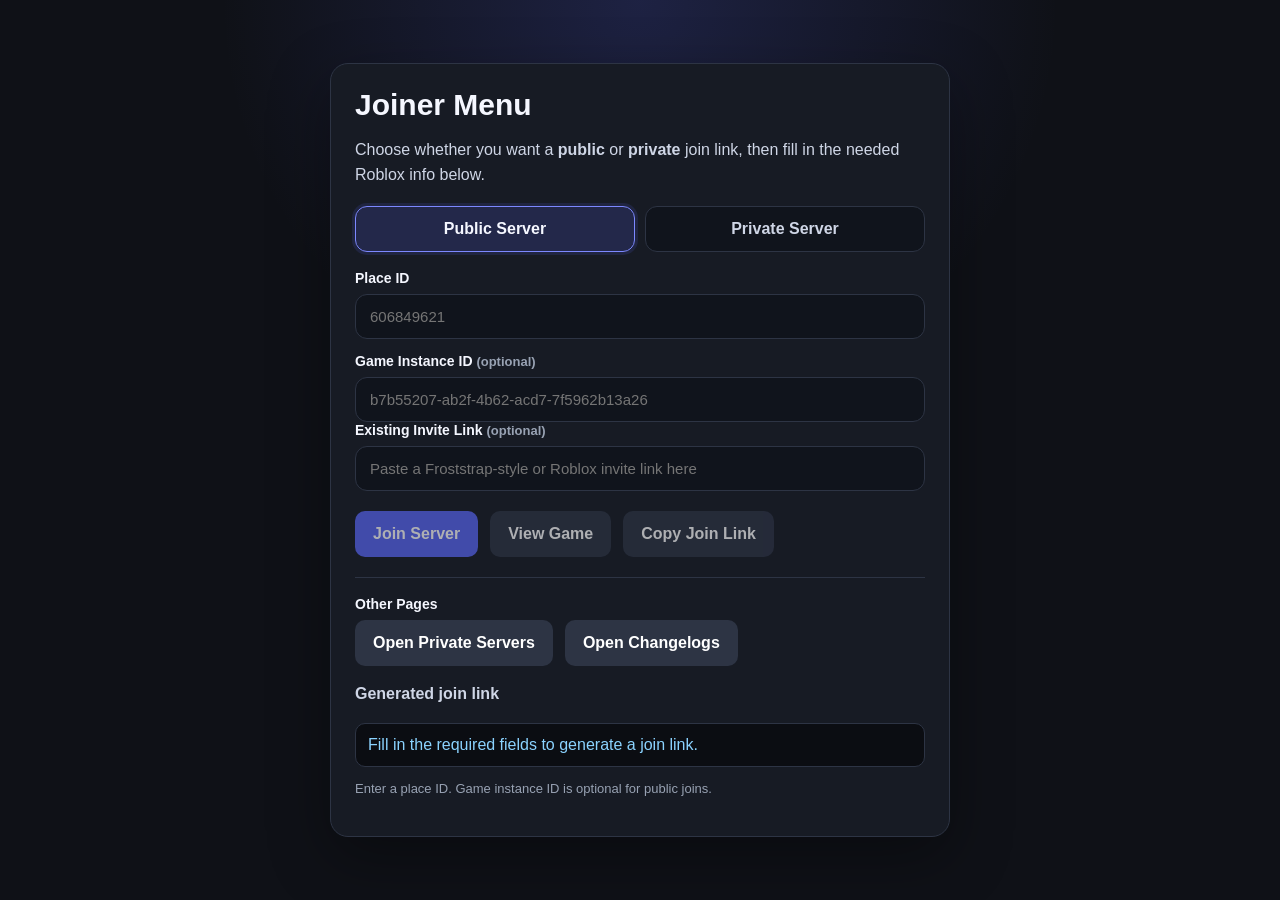
<file: index.html>
<!DOCTYPE html>
<html lang="en">
<head>
  <meta charset="utf-8" />
  <meta name="viewport" content="width=device-width, initial-scale=1" />
  <title>Joiner</title>
  <meta http-equiv="refresh" content="0; url=./menu/" />
  <link rel="canonical" href="./menu/" />
  <script>
    window.location.replace('./menu/' + window.location.search + window.location.hash);
  </script>
</head>
<body>
  <p>Redirecting to <a href="./menu/">menu</a>…</p>
</body>
</html>
</file>
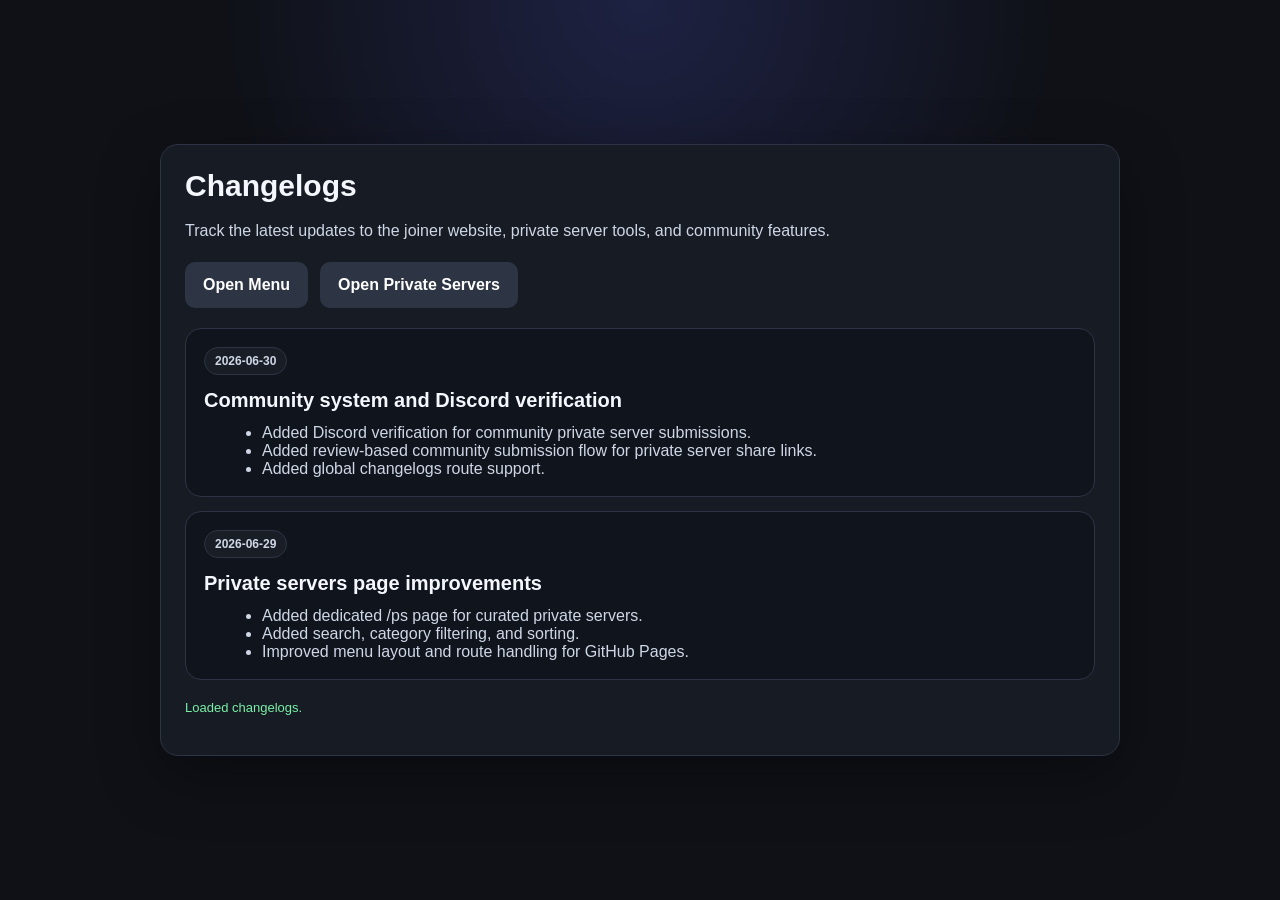
<file: changelogs/index.html>
<!DOCTYPE html>
<html lang="en">
<head>
  <meta charset="utf-8" />
  <meta name="viewport" content="width=device-width, initial-scale=1" />
  <title>Changelogs</title>
  <link rel="stylesheet" href="../styles.css" />
</head>
<body data-page="changelogs">
  <main class="page">
    <section class="card card-wide">
      <h1>Changelogs</h1>
      <p>Track the latest updates to the joiner website, private server tools, and community features.</p>

      <div class="buttons" style="margin-top: 18px;">
        <a class="button secondary" href="../menu/">Open Menu</a>
        <a class="button secondary" href="../ps/">Open Private Servers</a>
      </div>

      <div class="stack" id="changelog-list"></div>
      <p class="small status" id="changelog-status">Loading changelogs...</p>
    </section>
  </main>
  <script src="../app.v2.js"></script>
</body>
</html>
</file>
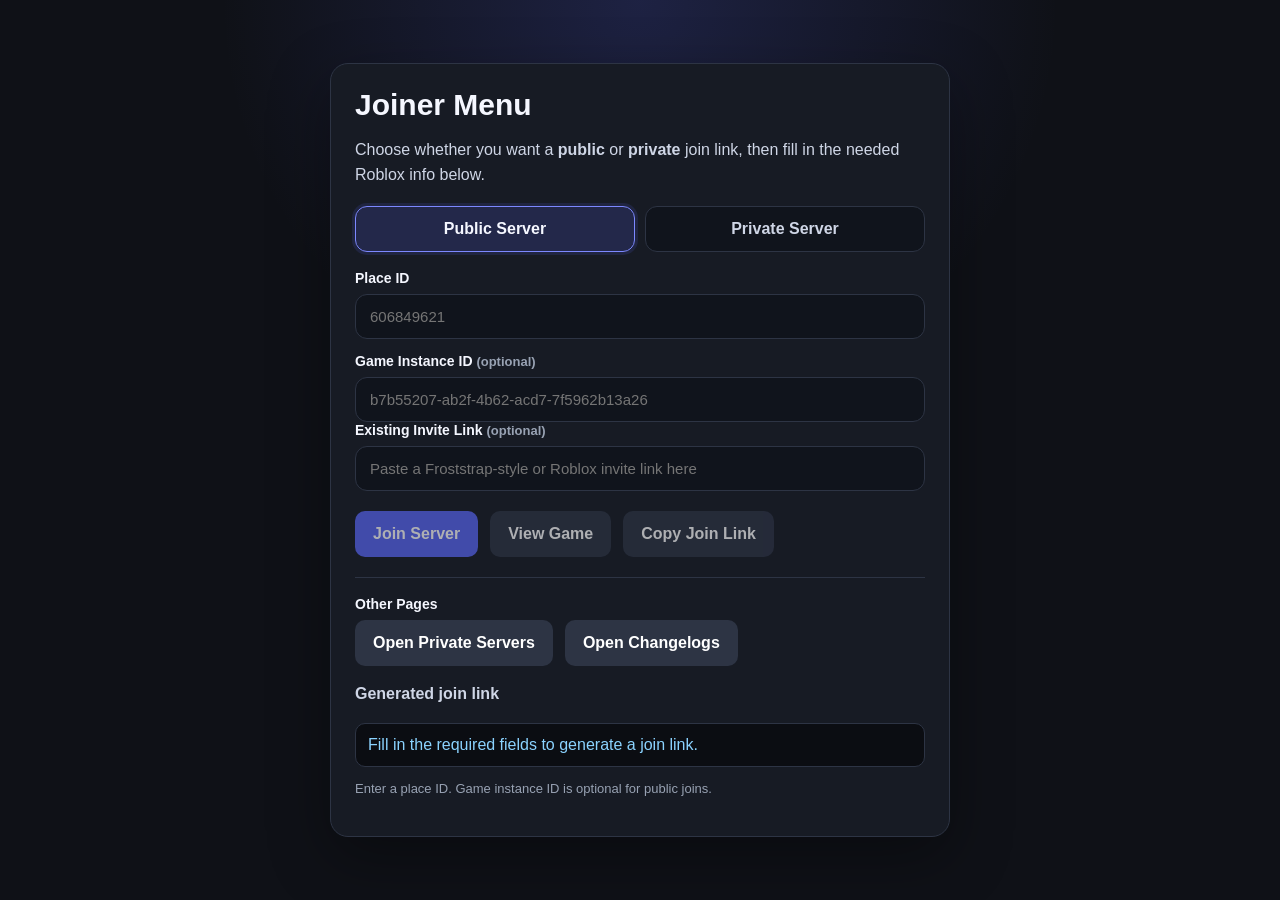
<file: invite/index.html>
<!DOCTYPE html>
<html lang="en">
<head>
  <meta charset="utf-8" />
  <meta name="viewport" content="width=device-width, initial-scale=1" />
  <title>Join Roblox Server</title>
  <link rel="stylesheet" href="../styles.css" />
</head>
<body data-page="invite">
  <main class="page">
    <section class="card">
      <div id="ready-state">
        <h1>Join Server</h1>
        <p id="invite-description">Tap the button below to open the Roblox app for this exact server on desktop or mobile. If Roblox does not launch, use the fallback web button.</p>
        <div class="buttons">
          <button class="button" id="open-app">Open Roblox App</button>
          <a class="button secondary" id="open-web" href="#">Open Roblox Web Page</a>
          <a class="button secondary" href="../menu/">Open Menu</a>
        </div>
        <div id="place-block">
          <p><strong id="place-label">Place ID</strong></p>
          <code id="place-id"></code>
        </div>
        <p><strong id="job-label">Server Job ID</strong></p>
        <code id="job-id"></code>
      </div>

      <p class="small status" id="status">Preparing invite…</p>
    </section>
  </main>
  <script src="../app.v2.js"></script>
</body>
</html>
</file>
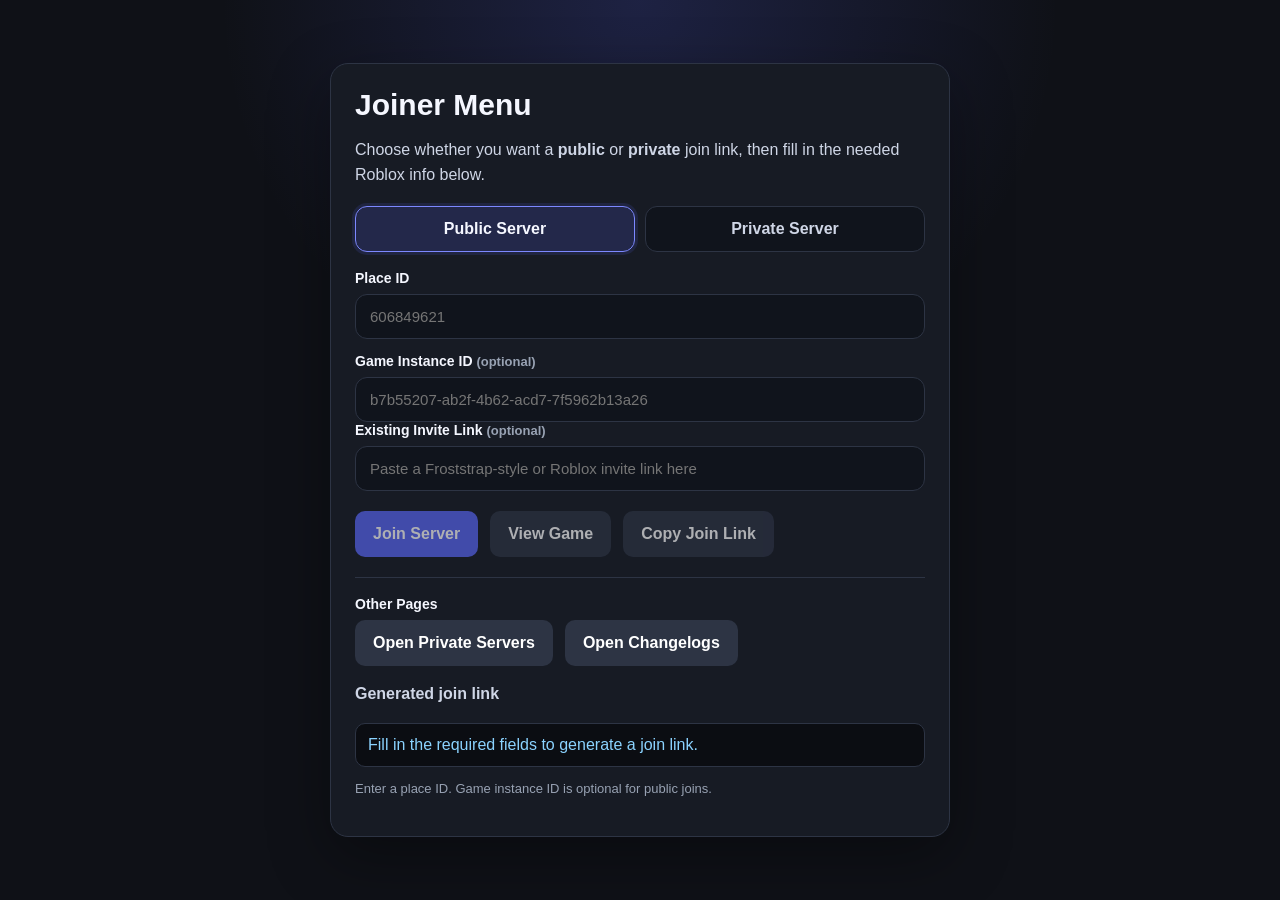
<file: menu/index.html>
<!DOCTYPE html>
<html lang="en">
<head>
  <meta charset="utf-8" />
  <meta name="viewport" content="width=device-width, initial-scale=1" />
  <title>Joiner Menu</title>
  <link rel="stylesheet" href="../styles.css" />
</head>
<body data-page="menu">
  <main class="page">
    <section class="card">
      <h1>Joiner Menu</h1>
      <p>Choose whether you want a <strong>public</strong> or <strong>private</strong> join link, then fill in the needed Roblox info below.</p>

      <div class="toggle-row" role="radiogroup" aria-label="Join type">
        <label class="toggle-option">
          <input type="radio" name="joinType" value="public" checked />
          <span>Public Server</span>
        </label>
        <label class="toggle-option">
          <input type="radio" name="joinType" value="private" />
          <span>Private Server</span>
        </label>
      </div>

      <div class="stack">
        <div class="field" id="place-field">
          <label for="placeId">Place ID</label>
          <input id="placeId" inputmode="numeric" placeholder="606849621" />
        </div>

        <div id="public-fields">
          <div class="field">
            <label for="gameInstanceId">Game Instance ID <span class="small">(optional)</span></label>
            <input id="gameInstanceId" placeholder="b7b55207-ab2f-4b62-acd7-7f5962b13a26" />
          </div>
          <div class="field" id="invite-link-field">
            <label for="inviteLink">Existing Invite Link <span class="small">(optional)</span></label>
            <input id="inviteLink" placeholder="Paste a Froststrap-style or Roblox invite link here" />
          </div>
        </div>

        <div id="private-fields" class="hidden">
          <div class="field">
            <label for="privateCode">Private Server Share Link or Code</label>
            <input id="privateCode" placeholder="https://www.roblox.com/share?code=...&type=Server" />
          </div>
          <div class="field">
            <label for="privateGameLink">Roblox Game Private Server Link <span class="small">(optional dedicated field)</span></label>
            <input id="privateGameLink" placeholder="https://www.roblox.com/games/...?...privateServerLinkCode=..." />
          </div>
        </div>
      </div>

      <div class="buttons">
        <button class="button" id="launch-invite">Join Server</button>
        <button class="button secondary" id="view-game">View Game</button>
        <button class="button secondary" id="copy-link">Copy Join Link</button>
      </div>

      <div class="divider"></div>

      <div class="field">
        <label>Other Pages</label>
        <div class="buttons" style="margin: 0;">
          <a class="button secondary" href="../ps/">Open Private Servers</a>
          <a class="button secondary" href="../changelogs/">Open Changelogs</a>
        </div>
      </div>

      <p><strong>Generated join link</strong></p>
      <div class="code-block" id="generated-link">Fill in the required fields to generate a join link.</div>
      <p class="small status" id="status">Enter a place ID. Game instance ID is optional for public joins.</p>
    </section>
  </main>
  <script src="../app.v2.js"></script>
</body>
</html>
</file>
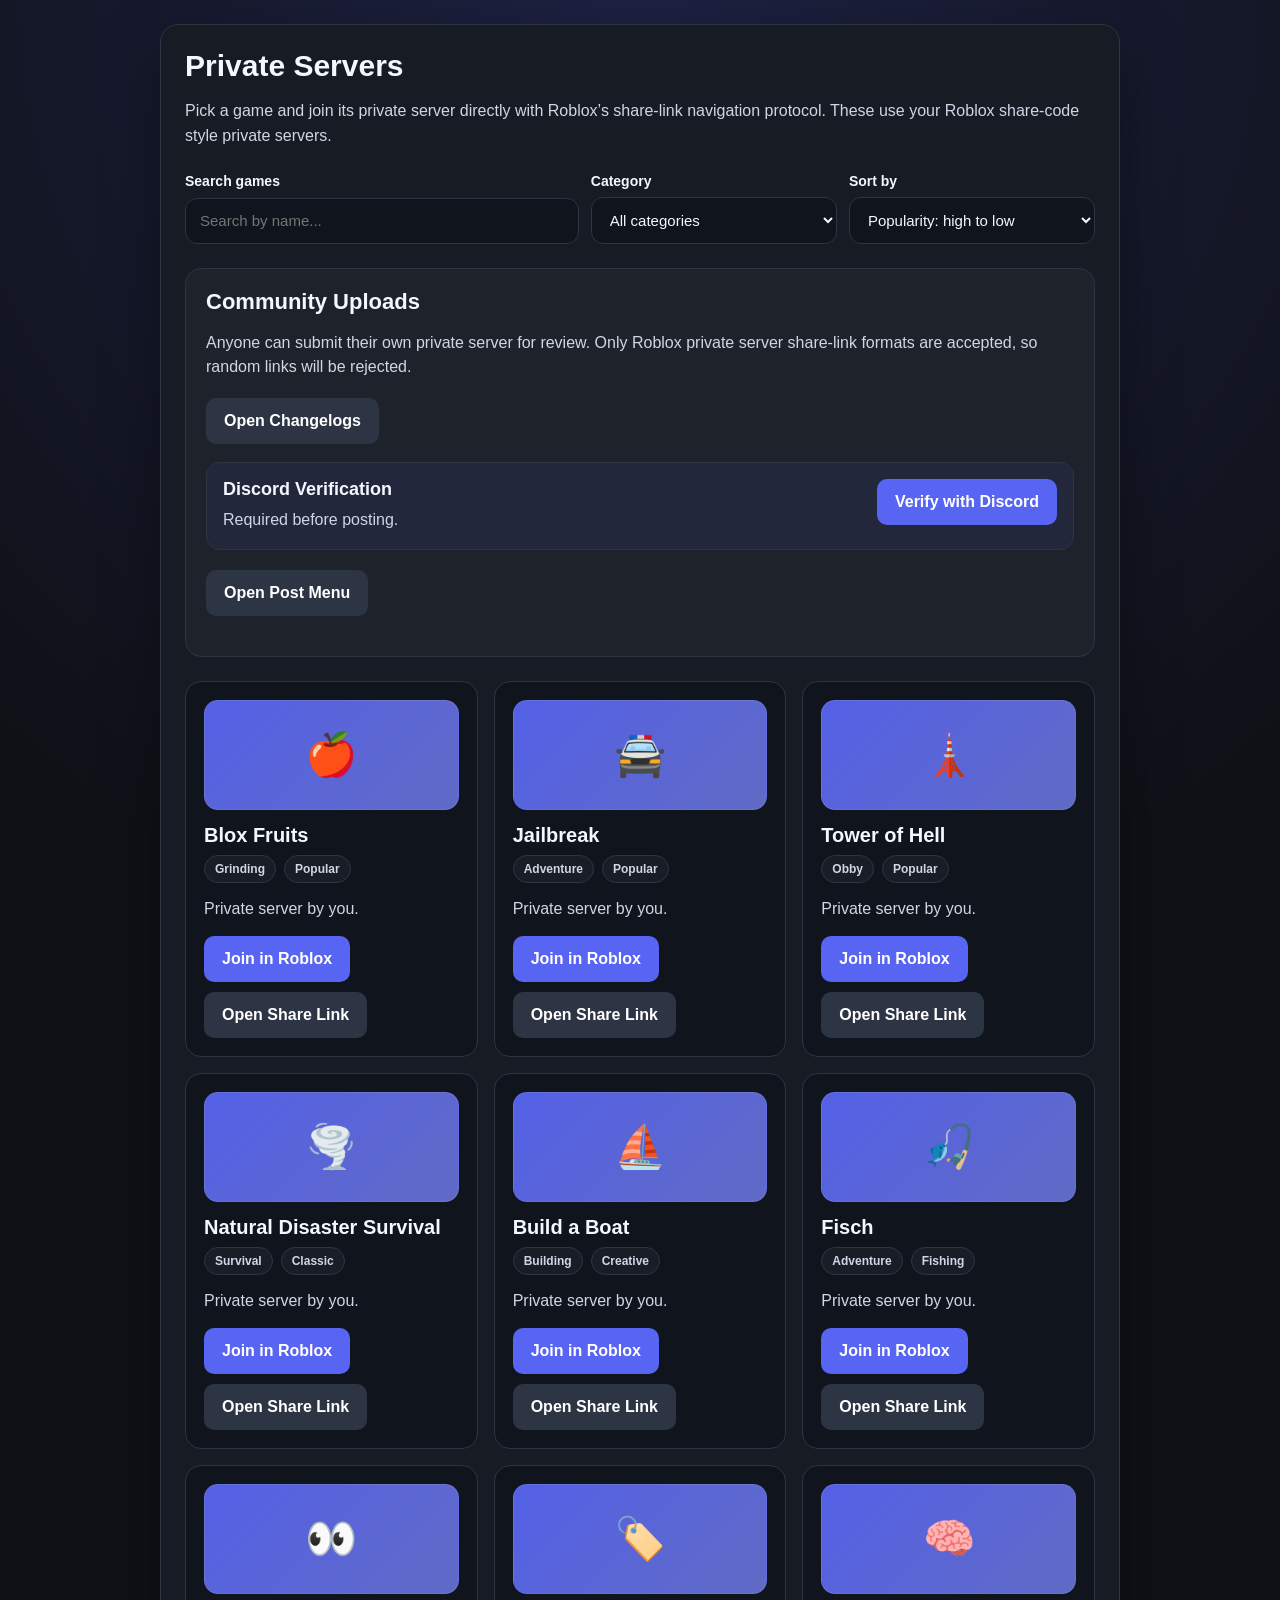
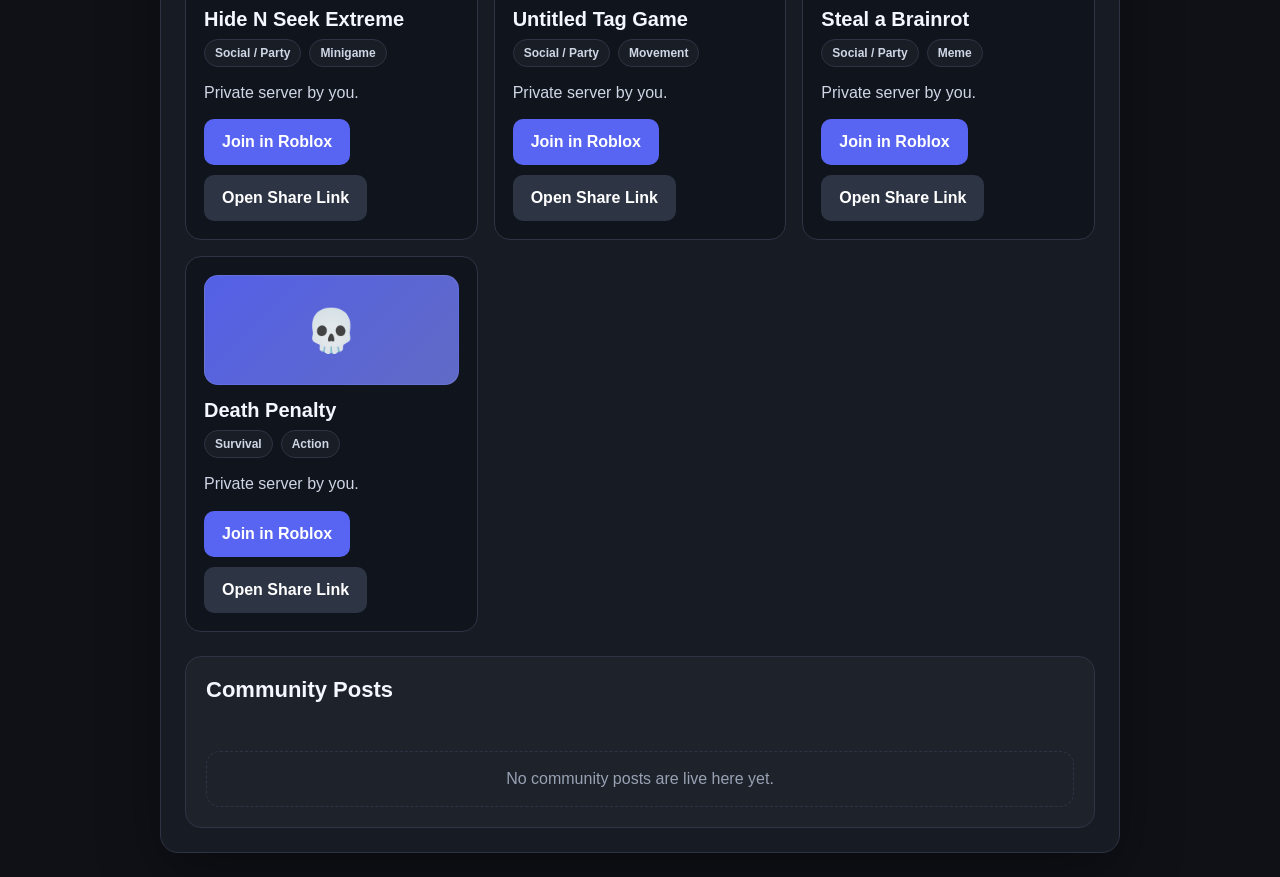
<file: ps/index.html>
<!DOCTYPE html>
<html lang="en">
<head>
  <meta charset="utf-8" />
  <meta name="viewport" content="width=device-width, initial-scale=1" />
  <title>Private Servers</title>
  <link rel="stylesheet" href="../styles.css" />
</head>
<body data-page="ps">
  <main class="page">
    <section class="card card-wide">
      <h1>Private Servers</h1>
      <p>Pick a game and join its private server directly with Roblox’s share-link navigation protocol. These use your Roblox share-code style private servers.</p>

      <div class="toolbar">
        <div class="field">
          <label for="ps-search">Search games</label>
          <input id="ps-search" placeholder="Search by name..." />
        </div>
        <div class="field">
          <label for="ps-category">Category</label>
          <select id="ps-category">
            <option value="all">All categories</option>
            <option value="none">None</option>
            <option value="grinding">Grinding</option>
            <option value="adventure">Adventure</option>
            <option value="action">Action</option>
            <option value="anime">Anime</option>
            <option value="building">Building</option>
            <option value="fighting">Fighting</option>
            <option value="horror">Horror</option>
            <option value="obby">Obby</option>
            <option value="roleplay">Roleplay</option>
            <option value="sandbox">Sandbox</option>
            <option value="shooter">Shooter</option>
            <option value="social">Social / Party</option>
            <option value="sports">Sports</option>
            <option value="simulator">Simulator</option>
            <option value="strategy">Strategy</option>
            <option value="survival">Survival</option>
            <option value="others">Others</option>
          </select>
        </div>
        <div class="field">
          <label for="ps-sort">Sort by</label>
          <select id="ps-sort">
            <option value="popularity-desc">Popularity: high to low</option>
            <option value="popularity-asc">Popularity: low to high</option>
            <option value="name-asc">Name: A to Z</option>
            <option value="name-desc">Name: Z to A</option>
          </select>
        </div>
      </div>

      <section class="community-panel">
        <h2>Community Uploads</h2>
        <p>Anyone can submit their own private server for review. Only Roblox private server share-link formats are accepted, so random links will be rejected.</p>

        <div class="buttons" style="margin-top: 18px; margin-bottom: 0;">
          <a class="button secondary" href="../changelogs/">Open Changelogs</a>
        </div>

        <div class="verify-panel" id="discord-verify-panel">
          <div class="verify-header">
            <div>
              <h3>Discord Verification</h3>
              <p class="verify-copy">Required before posting.</p>
            </div>
            <div class="verify-actions">
              <a class="button" id="discord-login" href="#">Verify with Discord</a>
              <button class="button secondary hidden" id="discord-logout" type="button">Log out</button>
            </div>
          </div>

          <div class="verified-user hidden" id="verified-user">
            <img id="verified-avatar" alt="Verified Discord avatar" class="verified-avatar" />
            <div>
              <strong id="verified-name">Not verified</strong>
              <div class="small" id="verified-meta">Sign in to attach your Discord identity to your submission.</div>
            </div>
          </div>
        </div>

        <div class="buttons">
          <button class="button secondary" id="toggle-community-form" type="button">Open Post Menu</button>
          <button class="button secondary hidden" id="toggle-admin-menu" type="button">Open Admin Menu</button>
        </div>

        <div id="community-form-panel" class="hidden">
          <div class="stack compact-stack">
            <div class="field">
              <label for="community-game-name">Game name</label>
              <input id="community-game-name" placeholder="Example: Blox Fruits" />
            </div>

            <div class="field">
              <label for="community-category">Category</label>
              <select id="community-category">
                <option value="none" selected>None</option>
                <option value="grinding">Grinding</option>
                <option value="adventure">Adventure</option>
                <option value="action">Action</option>
                <option value="anime">Anime</option>
                <option value="building">Building</option>
                <option value="fighting">Fighting</option>
                <option value="horror">Horror</option>
                <option value="obby">Obby</option>
                <option value="roleplay">Roleplay</option>
                <option value="sandbox">Sandbox</option>
                <option value="shooter">Shooter</option>
                <option value="social">Social / Party</option>
                <option value="sports">Sports</option>
                <option value="simulator">Simulator</option>
                <option value="strategy">Strategy</option>
                <option value="survival">Survival</option>
                <option value="others">Others</option>
              </select>
            </div>

            <div class="field">
              <label for="community-private-link">Private server share link</label>
              <input id="community-private-link" placeholder="https://www.roblox.com/share?code=...&type=Server" />
            </div>

            <div class="field">
              <label for="community-note">Short note <span class="small">(optional)</span></label>
              <textarea id="community-note" rows="3" placeholder="Optional details like why people should join, region, or game mode."></textarea>
            </div>
          </div>

          <div class="buttons">
            <button class="button" id="community-submit" type="button">Send Review Request</button>
          </div>

          <div class="code-block" id="community-preview">Enter a valid Roblox private server share link to prepare a submission.</div>
          <p class="small status" id="community-status">Submissions open a pre-filled GitHub issue for manual review before being added to the public list.</p>
        </div>
      </section>

      <section class="community-panel hidden" id="admin-panel">
        <h2>Admin Menu</h2>
        <p>Visible only for your verified Discord ID. Use this to publish or remove global community posts without editing repo files manually.</p>

        <div class="stack compact-stack">
          <div class="field">
            <label for="admin-github-token">GitHub token</label>
            <input id="admin-github-token" type="password" placeholder="Paste a GitHub token for repo write access" />
          </div>
        </div>

        <div class="buttons">
          <button class="button" id="admin-save-token" type="button">Save Token</button>
          <button class="button secondary" id="admin-clear-token" type="button">Clear Token</button>
        </div>

        <p class="small status" id="admin-status">Admin actions use your browser-saved GitHub token to update shared website data.</p>

        <div class="divider"></div>

        <h3>Your Own Post Menu</h3>
        <p class="small">Your own verified posts can be published directly for everyone from here.</p>
        <div class="buttons">
          <button class="button" id="admin-publish-post" type="button">Post For Everyone</button>
        </div>

        <div class="divider"></div>

        <h3>Review Queue</h3>
        <p class="small">Approve reviewed community submissions from GitHub issues so they become visible for everyone in Community Posts.</p>
        <div class="games-grid" id="review-queue"></div>
        <div class="empty-state" id="review-empty">No pending community review requests found.</div>
      </section>

      <div class="games-grid" id="ps-grid">
        <article class="game-card" data-ps-card data-name="Blox Fruits" data-category="grinding" data-popularity="100" data-search="blox fruits grinding anime pirate">
          <div class="game-thumb">🍎</div>
          <h2>Blox Fruits</h2>
          <div class="game-meta"><span class="pill">Grinding</span><span class="pill">Popular</span></div>
          <p>Private server by you.</p>
          <div class="game-actions">
            <button class="button" data-share-code="075f100a8d71c14b9556b156430ee76a">Join in Roblox</button>
            <a class="button secondary" href="https://www.roblox.com/share?code=075f100a8d71c14b9556b156430ee76a&type=Server">Open Share Link</a>
          </div>
        </article>
        <article class="game-card" data-ps-card data-name="Jailbreak" data-category="adventure" data-popularity="95" data-search="jailbreak cops robbers cars crime adventure">
          <div class="game-thumb">🚔</div>
          <h2>Jailbreak</h2>
          <div class="game-meta"><span class="pill">Adventure</span><span class="pill">Popular</span></div>
          <p>Private server by you.</p>
          <div class="game-actions">
            <button class="button" data-share-code="86eb679dd14bce469f5b50581bb3ecb2">Join in Roblox</button>
            <a class="button secondary" href="https://www.roblox.com/share?code=86eb679dd14bce469f5b50581bb3ecb2&type=Server">Open Share Link</a>
          </div>
        </article>
        <article class="game-card" data-ps-card data-name="Build a Boat" data-category="building" data-popularity="85" data-search="build a boat building sandbox raft boat">
          <div class="game-thumb">⛵</div>
          <h2>Build a Boat</h2>
          <div class="game-meta"><span class="pill">Building</span><span class="pill">Creative</span></div>
          <p>Private server by you.</p>
          <div class="game-actions">
            <button class="button" data-share-code="7a9b33ac386dee4888919027250c3b59">Join in Roblox</button>
            <a class="button secondary" href="https://www.roblox.com/share?code=7a9b33ac386dee4888919027250c3b59&type=Server">Open Share Link</a>
          </div>
        </article>
        <article class="game-card" data-ps-card data-name="Fisch" data-category="adventure" data-popularity="78" data-search="fisch fishing ocean adventure">
          <div class="game-thumb">🎣</div>
          <h2>Fisch</h2>
          <div class="game-meta"><span class="pill">Adventure</span><span class="pill">Fishing</span></div>
          <p>Private server by you.</p>
          <div class="game-actions">
            <button class="button" data-share-code="66e743ad7804be41b7c6b93ff2c8344a">Join in Roblox</button>
            <a class="button secondary" href="https://www.roblox.com/share?code=66e743ad7804be41b7c6b93ff2c8344a&type=Server">Open Share Link</a>
          </div>
        </article>
        <article class="game-card" data-ps-card data-name="Hide N Seek Extreme" data-category="social" data-popularity="70" data-search="hide n seek extreme party social minigame">
          <div class="game-thumb">👀</div>
          <h2>Hide N Seek Extreme</h2>
          <div class="game-meta"><span class="pill">Social / Party</span><span class="pill">Minigame</span></div>
          <p>Private server by you.</p>
          <div class="game-actions">
            <button class="button" data-share-code="ce72dde25eaba04a993e127e355c3c97">Join in Roblox</button>
            <a class="button secondary" href="https://www.roblox.com/share?code=ce72dde25eaba04a993e127e355c3c97&type=Server">Open Share Link</a>
          </div>
        </article>
        <article class="game-card" data-ps-card data-name="Steal a Brainrot" data-category="social" data-popularity="62" data-search="steal a brainrot meme social party">
          <div class="game-thumb">🧠</div>
          <h2>Steal a Brainrot</h2>
          <div class="game-meta"><span class="pill">Social / Party</span><span class="pill">Meme</span></div>
          <p>Private server by you.</p>
          <div class="game-actions">
            <button class="button" data-share-code="722470ef12f50e45933398a181c80285">Join in Roblox</button>
            <a class="button secondary" href="https://www.roblox.com/share?code=722470ef12f50e45933398a181c80285&type=Server">Open Share Link</a>
          </div>
        </article>
        <article class="game-card" data-ps-card data-name="Natural Disaster Survival" data-category="survival" data-popularity="88" data-search="natural disaster survival storms disaster survival">
          <div class="game-thumb">🌪️</div>
          <h2>Natural Disaster Survival</h2>
          <div class="game-meta"><span class="pill">Survival</span><span class="pill">Classic</span></div>
          <p>Private server by you.</p>
          <div class="game-actions">
            <button class="button" data-share-code="b773cafcc244d04e8cf8713fc738a563">Join in Roblox</button>
            <a class="button secondary" href="https://www.roblox.com/share?code=b773cafcc244d04e8cf8713fc738a563&type=Server">Open Share Link</a>
          </div>
        </article>
        <article class="game-card" data-ps-card data-name="Untitled Tag Game" data-category="social" data-popularity="66" data-search="untitled tag game tag chase social movement">
          <div class="game-thumb">🏷️</div>
          <h2>Untitled Tag Game</h2>
          <div class="game-meta"><span class="pill">Social / Party</span><span class="pill">Movement</span></div>
          <p>Private server by you.</p>
          <div class="game-actions">
            <button class="button" data-share-code="16aeb9da2b0aff43a595fc65f5cc2082">Join in Roblox</button>
            <a class="button secondary" href="https://www.roblox.com/share?code=16aeb9da2b0aff43a595fc65f5cc2082&type=Server">Open Share Link</a>
          </div>
        </article>
        <article class="game-card" data-ps-card data-name="Death Penalty" data-category="survival" data-popularity="58" data-search="death penalty horror survival action">
          <div class="game-thumb">💀</div>
          <h2>Death Penalty</h2>
          <div class="game-meta"><span class="pill">Survival</span><span class="pill">Action</span></div>
          <p>Private server by you.</p>
          <div class="game-actions">
            <button class="button" data-share-code="f7e1dd83eb1e8441bd58863e6061452f">Join in Roblox</button>
            <a class="button secondary" href="https://www.roblox.com/share?code=f7e1dd83eb1e8441bd58863e6061452f&type=Server">Open Share Link</a>
          </div>
        </article>
        <article class="game-card" data-ps-card data-name="Tower of Hell" data-category="obby" data-popularity="92" data-search="tower of hell obby parkour platformer">
          <div class="game-thumb">🗼</div>
          <h2>Tower of Hell</h2>
          <div class="game-meta"><span class="pill">Obby</span><span class="pill">Popular</span></div>
          <p>Private server by you.</p>
          <div class="game-actions">
            <button class="button" data-share-code="c3a6b94b1cb67c41bd28313b491424ce">Join in Roblox</button>
            <a class="button secondary" href="https://www.roblox.com/share?code=c3a6b94b1cb67c41bd28313b491424ce&type=Server">Open Share Link</a>
          </div>
        </article>
      </div>

      <section class="community-panel">
        <h2>Community Posts</h2>
        <div class="games-grid" id="community-posts"></div>
        <div class="empty-state" id="community-empty">No community posts are live here yet.</div>
      </section>

      <div class="empty-state hidden" id="ps-empty">No private servers match your search/filter yet.</div>
    </section>
  </main>
  <script src="../app.v2.js"></script>
</body>
</html>
</file>
<file: styles.css>
:root {
  color-scheme: dark;
  --bg: #0f1117;
  --panel: #171b24;
  --panel-2: #10141c;
  --border: #2d3444;
  --text: #f5f7ff;
  --muted: #cfd6e6;
  --subtle: #98a2b3;
  --accent: #5865f2;
  --accent-2: #7c88ff;
  --code: #8bd3ff;
  --danger: #ff7b7b;
  --ok: #78f0a6;
}

* { box-sizing: border-box; }

body {
  margin: 0;
  font-family: Arial, sans-serif;
  background:
    radial-gradient(circle at top, rgba(88, 101, 242, 0.2), transparent 38%),
    var(--bg);
  color: var(--text);
  min-height: 100vh;
}

.page {
  min-height: 100vh;
  display: flex;
  align-items: center;
  justify-content: center;
  padding: 24px;
}

.card {
  width: 100%;
  max-width: 620px;
  background: var(--panel);
  border: 1px solid var(--border);
  border-radius: 18px;
  padding: 24px;
  box-shadow: 0 20px 60px rgba(0,0,0,.35);
}

h1 {
  margin: 0 0 10px;
  font-size: 30px;
}

p {
  line-height: 1.55;
  color: var(--muted);
}

.small { font-size: 13px; color: var(--subtle); }

.buttons {
  display: flex;
  flex-wrap: wrap;
  gap: 12px;
  margin: 20px 0;
}

.button,
button.button {
  appearance: none;
  border: none;
  border-radius: 10px;
  background: var(--accent);
  color: white;
  text-decoration: none;
  font-size: 16px;
  font-weight: 700;
  padding: 14px 18px;
  cursor: pointer;
  transition: transform .12s ease, opacity .12s ease, background .12s ease;
}

.button:hover,
button.button:hover { transform: translateY(-1px); }

.button.secondary,
button.button.secondary { background: var(--border); }

.button:disabled,
button.button:disabled {
  opacity: .65;
  cursor: not-allowed;
  transform: none;
}

.stack {
  display: grid;
  gap: 14px;
  margin: 18px 0;
}

.toggle-row {
  display: grid;
  grid-template-columns: repeat(2, minmax(0, 1fr));
  gap: 10px;
  margin: 18px 0 8px;
}

.toggle-option {
  position: relative;
}

.toggle-option input {
  position: absolute;
  opacity: 0;
  pointer-events: none;
}

.toggle-option span {
  display: block;
  border: 1px solid var(--border);
  background: var(--panel-2);
  color: var(--muted);
  border-radius: 12px;
  padding: 13px 14px;
  text-align: center;
  font-weight: 700;
  cursor: pointer;
}

.toggle-option input:checked + span {
  background: rgba(88, 101, 242, .18);
  border-color: var(--accent-2);
  color: var(--text);
  box-shadow: 0 0 0 3px rgba(88, 101, 242, .14);
}

.hidden {
  display: none !important;
}

.field {
  display: grid;
  gap: 8px;
}

.field label {
  font-size: 14px;
  color: var(--text);
  font-weight: 700;
}

.field input,
.field textarea {
  width: 100%;
  border: 1px solid var(--border);
  background: var(--panel-2);
  color: var(--text);
  border-radius: 12px;
  padding: 13px 14px;
  font-size: 15px;
  outline: none;
}

.field input:focus,
.field textarea:focus {
  border-color: var(--accent-2);
  box-shadow: 0 0 0 3px rgba(88, 101, 242, .18);
}

code, .code-block {
  display: block;
  background: #0b0d12;
  border: 1px solid var(--border);
  padding: 12px;
  border-radius: 10px;
  overflow-wrap: anywhere;
  color: var(--code);
}

.status {
  margin-top: 12px;
  color: var(--subtle);
}

.status.error { color: var(--danger); }
.status.ok { color: var(--ok); }

.divider {
  height: 1px;
  background: var(--border);
  margin: 18px 0;
}

.inline-link {
  color: #b9c4ff;
  text-decoration: none;
}

.inline-link:hover { text-decoration: underline; }

.card-wide {
  max-width: 960px;
}

.top-actions {
  display: flex;
  flex-wrap: wrap;
  gap: 12px;
  margin-top: 18px;
}

.games-grid {
  display: grid;
  grid-template-columns: repeat(auto-fit, minmax(220px, 1fr));
  gap: 16px;
  margin-top: 24px;
}

.game-card {
  border: 1px solid var(--border);
  background: var(--panel-2);
  border-radius: 16px;
  padding: 18px;
}

.toolbar {
  display: grid;
  grid-template-columns: 1.6fr 1fr 1fr;
  gap: 12px;
  margin-top: 24px;
}

.toolbar .field {
  margin: 0;
}

.toolbar select,
.toolbar input,
.field select {
  width: 100%;
  border: 1px solid var(--border);
  background: var(--panel-2);
  color: var(--text);
  border-radius: 12px;
  padding: 13px 14px;
  font-size: 15px;
  outline: none;
}

.toolbar select:focus,
.toolbar input:focus,
.field select:focus {
  border-color: var(--accent-2);
  box-shadow: 0 0 0 3px rgba(88, 101, 242, .18);
}

.community-panel {
  margin-top: 24px;
  padding: 20px;
  border: 1px solid var(--border);
  border-radius: 16px;
  background: rgba(255,255,255,.03);
}

.community-panel h2 {
  margin: 0 0 10px;
  font-size: 22px;
}

.admin-tools {
  margin-top: 12px;
}

.changelog-entry {
  border: 1px solid var(--border);
  background: var(--panel-2);
  border-radius: 16px;
  padding: 18px;
}

.changelog-entry h2 {
  margin: 0 0 6px;
  font-size: 20px;
}

.changelog-entry ul {
  margin: 12px 0 0 18px;
  color: var(--muted);
}

.review-card {
  border: 1px dashed var(--border);
}

.verify-panel {
  margin-top: 18px;
  margin-bottom: 18px;
  padding: 16px;
  border: 1px solid var(--border);
  border-radius: 14px;
  background: rgba(88, 101, 242, .08);
}

.verify-header {
  display: flex;
  gap: 16px;
  justify-content: space-between;
  align-items: flex-start;
}

.verify-header h3 {
  margin: 0 0 8px;
  font-size: 18px;
}

.verify-copy {
  margin: 0;
}

.verify-copy:empty {
  display: none;
}

.verify-actions {
  display: flex;
  gap: 10px;
  flex-wrap: wrap;
}

.verified-user {
  display: flex;
  align-items: center;
  gap: 12px;
  margin-top: 16px;
  padding-top: 16px;
  border-top: 1px solid rgba(255,255,255,.08);
}

.verified-avatar {
  width: 56px;
  height: 56px;
  border-radius: 999px;
  border: 1px solid var(--border);
  background: var(--panel-2);
  object-fit: cover;
}

.compact-stack {
  margin-top: 18px;
}

.game-card h2 {
  margin: 0 0 8px;
  font-size: 20px;
}

.game-card p {
  margin: 0 0 14px;
}

.game-thumb {
  display: flex;
  align-items: center;
  justify-content: center;
  width: 100%;
  min-height: 110px;
  border-radius: 14px;
  margin-bottom: 14px;
  font-size: 42px;
  font-weight: 700;
  color: white;
  background: linear-gradient(135deg, rgba(88,101,242,.95), rgba(124,136,255,.75));
  border: 1px solid rgba(255,255,255,.08);
}

.game-meta {
  display: flex;
  gap: 8px;
  flex-wrap: wrap;
  margin-bottom: 14px;
}

.pill {
  display: inline-flex;
  align-items: center;
  border: 1px solid var(--border);
  background: rgba(255,255,255,.04);
  color: var(--muted);
  border-radius: 999px;
  padding: 6px 10px;
  font-size: 12px;
  font-weight: 700;
}

.game-actions {
  display: flex;
  flex-wrap: wrap;
  gap: 10px;
}

.empty-state {
  margin-top: 24px;
  padding: 18px;
  border: 1px dashed var(--border);
  border-radius: 14px;
  color: var(--subtle);
  text-align: center;
}

@media (max-width: 760px) {
  .toolbar {
    grid-template-columns: 1fr;
  }

  .verify-header {
    flex-direction: column;
  }
}
</file>
